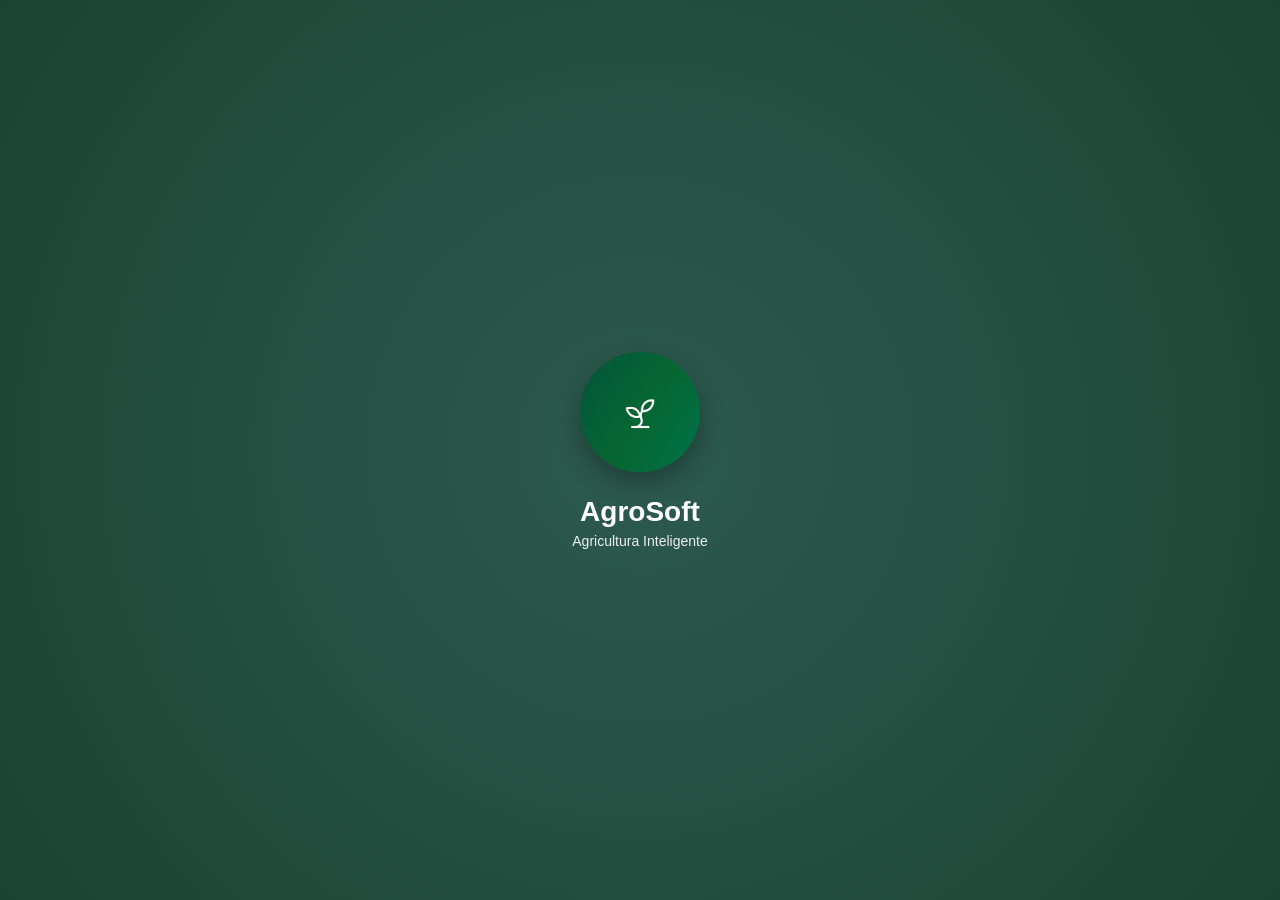
<file: index.html>
<!DOCTYPE html>
<html lang="en">

<head>
    <meta charset="UTF-8">
    <meta name="viewport" content="width=device-width, initial-scale=1.0">
    <link rel="stylesheet" href="style.css">
    <title>Document</title>
</head>

<body>
    <div id="pantallaCarga">
        <div class="logotipo">
            <img src="./fto/foto/planta.jpg" alt="AgroSoft">
            <h1>AgroSoft</h1>
            <p>Agricultura Inteligente</p>
        </div>
    </div>
    <form id="cargas" style="display: none;"></form>
    <div class="agro">
        <img class="logo" src="./fto/foto/planta.jpg" alt="AgroSoft">
        <h1>AgroSoft</h1>
        <p class="subtitulo">Agricultura Inteligente</p>

        <div class="bloque">
            <div class="sesion">
                <button id="btnIniciar" class="activo">Iniciar Sesion</button>
                <button id="btnRegistrarse">Registrarse</button>

            </div>
            <div id="iniciof">
                <label>Correo Electronico</label>
                <div class="correo">
                    <img class="icono" src="./fto/icono/correo.png" alt="correo">
                    <input type="email" placeholder="usuario@gmail.com">
                </div>
                <label>Contraseña</label>
                <div class="contraseña">
                    <img class="icono" src="./fto/icono/candado.png" alt="candado">
                    <input type="password" placeholder="***************">
                </div>
                <button class="iniciar">Iniciar Sesion</button>
                <a href="recuperar.html" class="olvido">¿Olvidaste la contraseña?</a>
            </div>


            <div id="registroform" style="display: none;">
                <label>nombre</label>
                <div class="nombre">
                    <img class="icono" src="./fto/icono/perfil.png" alt="perfil">
                    <input type="text" placeholder="tu nombre">
                </div>

                <label> correo electronico</label>
                <div class="correo">
                    <img class="icono" src="./fto/icono/correo.png" alt="correo">
                    <input type="email" placeholder="usuario@gmail.com">
                </div>

                <label>contraseña</label>
                <div class="contraseña">
                    <img class="icono" src="./fto/icono/candado.png" alt="candado">
                    <input type="password" placeholder="**********">
                </div> <label>Rol de Usuario</label>
                <div class="sesions">
                    <button class="activo">Agricultor</button>
                    <button>Administrador</button>

                </div>

                <button id="crearCuenta" class="iniciar">Registrarse</button>
            </div>
        </div>

    </div>
    <script>

        const botones = document.querySelectorAll(".sesion button");

        botones.forEach(boton => {
            boton.addEventListener("click", () => {

                botones.forEach(b => b.classList.remove("activo"));

                boton.classList.add("activo");

            });
        });
        const botoness = document.querySelectorAll(".sesions button");

        botoness.forEach(boto => {
            boto.addEventListener("click", () => {

                botoness.forEach(b => b.classList.remove("activo"));

                boto.classList.add("activo");

            });
        });

        const InicioBtn = document.getElementById("btnIniciar");
        const RegistroBtn = document.getElementById("btnRegistrarse");

        const iniciof = document.getElementById("iniciof");
        const registroform = document.getElementById("registroform");

        InicioBtn.onclick = () => {

            iniciof.style.display = "block";
            registroform.style.display = "none";

        }

        RegistroBtn.onclick = () => {

            iniciof.style.display = "none";
            registroform.style.display = "block";

        }

        const crearCuenta =
            document.getElementById("crearCuenta");

        crearCuenta.onclick = () => {
            registroform.style.display = "none";
            iniciof.style.display = "block";

            RegistroBtn.classList.remove("activo");
            InicioBtn.classList.add("activo");
        }
        window.onload = () => {
            const carga = document.getElementById('pantallaCarga');
            const car = document.getElementById('cargas');

            // Comprobar si ya se mostró la carga en esta sesión
            if (sessionStorage.getItem('cargado')) {
                // Si ya se mostró, la quitamos al instante 
                carga.style.display = 'none';
                car.style.display = 'block';
            } else {
                // Si es la primera vez, hacemos la animación de 2 segundos
                setTimeout(() => {
                    carga.style.opacity = '0';

                    setTimeout(() => {
                        carga.style.display = 'none';
                        car.style.display = 'block';
                        // Guardamos la marca de que ya se cargó una vez
                        sessionStorage.setItem('cargado', 'true');
                    }, 500);
                }, 2000);
            }
        };
    </script>
</body>

</html>
</file>
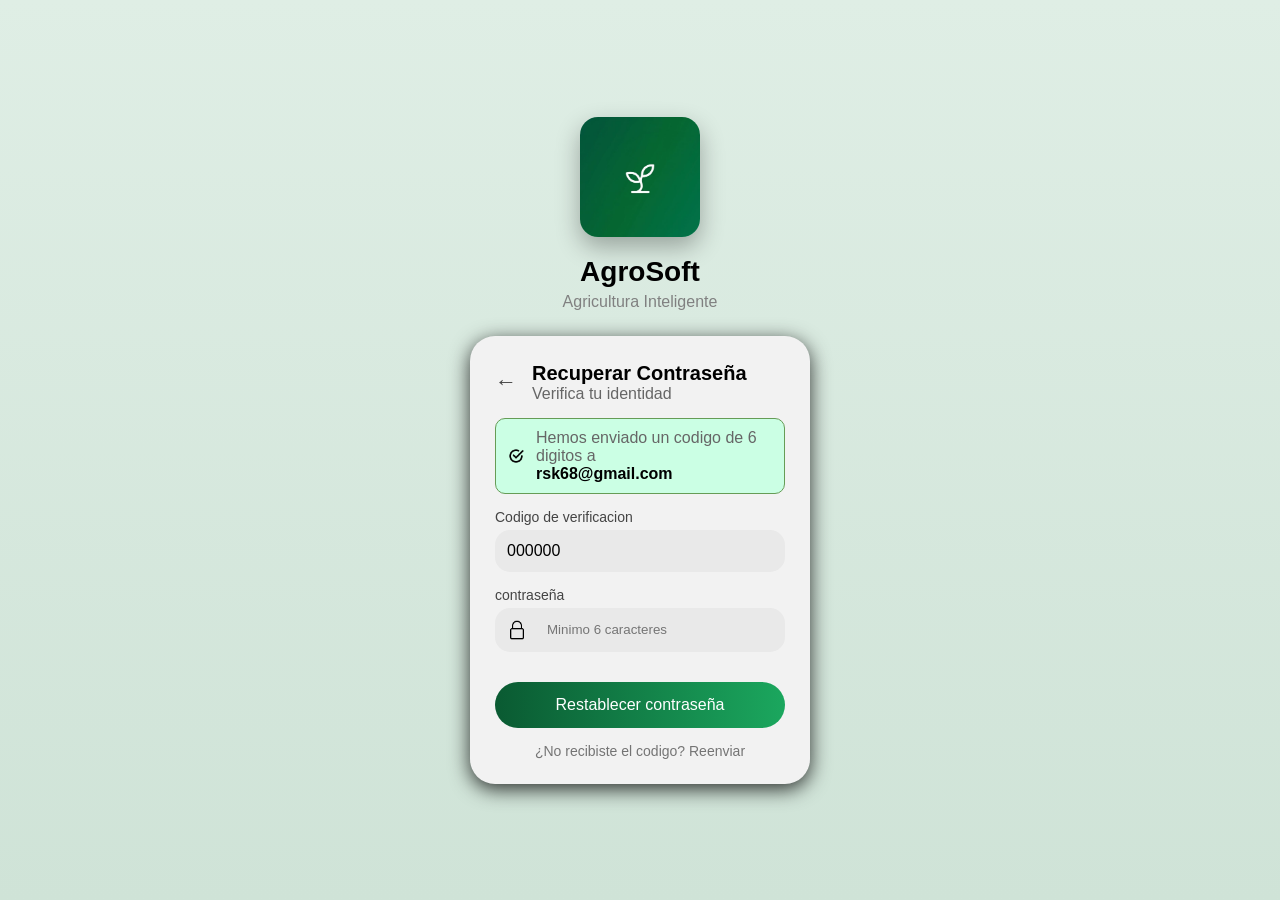
<file: recuperando.html>
<!DOCTYPE html>
<html lang="en">
<head>
    <meta charset="UTF-8">
    <meta name="viewport" content="width=device-width, initial-scale=1.0">
    <title>Document</title>
    <link rel="stylesheet" href="style.css">
</head>
<body>
    <div class="agro">
        <img class="logo" src="./fto/foto/planta.jpg" alt="AgroSoft">
        <h1>AgroSoft</h1>
        <p class="subtitulo">Agricultura Inteligente</p>

    <div class="bloque">
        <div class="recu">
                <a href="index.html" class="atras">←</a>
                <div class="texx">
                    <h2>Recuperar Contraseña</h2>
                    <p class="ingre">Verifica tu identidad</p>
                </div>
            </div>

            <div class="prueba">
                <img class="icono" src="./fto/icono/aprobar.png" alt="aprobado">
                <div class="texx">
                    <p>Hemos enviado un codigo de 6<br>digitos a</p>
                    <h3>rsk68@gmail.com</h3>
                </div>
            </div>

            <label>Codigo de verificacion</label>
            <div class="contraseña">000000</div>
           
            
             <label>contraseña</label>
                <div class="contraseña">
                     <img class="icono" src="./fto/icono/candado.png" alt="candado">
                    <input type="password" placeholder="Minimo 6 caracteres">

    </div>
     <button id="boton" class="enviar">Restablecer contraseña</button>
     <a href="recuperar.html" class="olvido">¿No recibiste el codigo? Reenviar</a>
     </a>
    </div>
</body>
<script>
    // Seleccionas tu botón
const boton = document.getElementById("boton");

// Al hacer clic, cambia la ubicación de la ventana
boton.onclick = () => {
    window.location.href = "index.html"; 
};
</script>
</html>
</file>
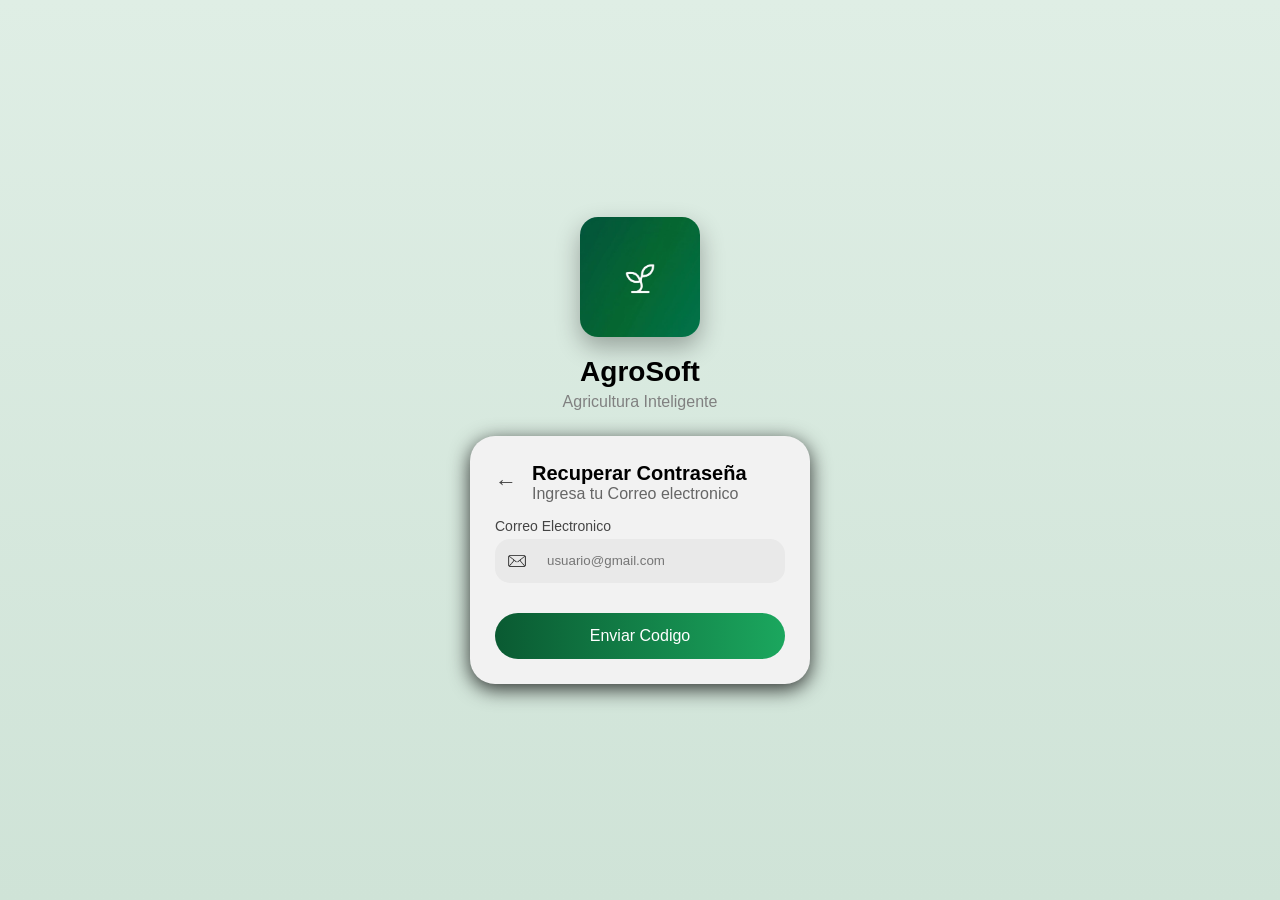
<file: recuperar.html>
<!DOCTYPE html>
<html lang="en">

<head>
    <meta charset="UTF-8">
    <meta name="viewport" content="width=device-width, initial-scale=1.0">
    <title>Document</title>
    <link rel="stylesheet" href="style.css">
</head>

<body>
    <div class="agro">
        <img class="logo" src="./fto/foto/planta.jpg" alt="AgroSoft">
        <h1>AgroSoft</h1>
        <p class="subtitulo">Agricultura Inteligente</p>

        <div class="bloque">
            <div class="recu">
                <a href="index.html" class="atras">←</a>
                <div class="texx">
                    <h2>Recuperar Contraseña</h2>
                    <p class="ingre">Ingresa tu Correo electronico</p>
                </div>
            </div>




            <label>Correo Electronico</label>
            <div class="correo">
                <img class="icono" src="./fto/icono/correo.png" alt="correo">
                <input type="email" placeholder="usuario@gmail.com">
            </div>
            <button id="boton" class="enviar">Enviar Codigo</button>
        </div>
    </div>

</body>
<script>
    // Seleccionas tu botón
const boton = document.getElementById("boton");

// Al hacer clic, cambia la ubicación de la ventana
boton.onclick = () => {
    window.location.href = "recuperando.html"; 
};

</script>

</html>
</file>
<file: style.css>
/* =========================================
   Reset general y box-sizing
   ========================================= */
* {
  margin: 0;
  padding: 0;
  box-sizing: border-box;
}

/* =========================================
   Pantalla de carga al abrir la app
   ========================================= */
#pantallaCarga {
  position: fixed;
  top: 0;
  left: 0;
  width: 100%;
  height: 100%;
  background: radial-gradient(circle, #2d5a4f 0%, #1b4332 100%);
  display: flex;
  justify-content: center;
  align-items: center;
  z-index: 9999;
  transition: opacity 0.5s ease;
}

.logotipo {
  text-align: center;
  color: white;
}

.logotipo img {
  width: 120px;
  height: 120px;
  object-fit: cover;
  border-radius: 50%;
  margin-bottom: 15px;
  box-shadow: 0 10px 25px rgba(0, 0, 0, 0.3);
}

.logotipo h1 {
  font-size: 28px;
  margin: 5px 0;
}

.logotipo p {
  font-size: 14px;
  opacity: 0.9;
}

/* =========================================
   Body principal del login / pantalla inicial
   ========================================= */
body {
  height: 100vh;
  background: linear-gradient(to bottom, #dfeee5, #cfe3d7);
  display: flex;
  justify-content: center;
  align-items: center;
  font-family: 'Segoe UI', Tahoma, Geneva, Verdana, sans-serif;
  
  
}

/* =========================================
   Contenedor del formulario de login
   ========================================= */
.agro {
  text-align: center;
  width: 100%;
  max-width: 380px;
  padding: 20px;
}

.logo {
  width: 120px;
  height: 120px;
  object-fit: cover;
  border-radius: 15%;
  margin-bottom: 15px;
  box-shadow: 0 10px 25px rgba(0, 0, 0, 0.3);
}

h1 {
  font-size: 28px;
  margin-bottom: 5px;
}

.subtitulo {
  color: gray;
  margin-bottom: 25px;
}

/* =========================================
   Caja del formulario con fondo y bordes redondeados
   ========================================= */
.bloque {
  background: #f2f2f2;
  padding: 25px;
  border-radius: 25px;
  box-shadow: 0 5px 20px rgba(0, 0, 0, 0.8);
}

/* =========================================
   Botones de selección de tipo de sesión (usuario/admin) 
   ========================================= */
.sesion,
.sesions {
  display: flex;
  margin-bottom: 20px;
}

.sesion button,
.sesions button {
  flex: 1;
  padding: 12px;
  border: none;
  border-radius: 25px;
  background: #e0e0e0;
  cursor: pointer;
  font-weight: 500;
  font-size: 14px;
  color: grey;
  transition: 0.2s;
}

.sesion button.activo {
  background: linear-gradient(to right, #0a5a32, #1ba75e);
  color: white;
}

.sesions button.activo {
  background: #d1fae5;
  color: #047857;
  border: 2px solid #0d6b3c;
}

.sesions button:focus-within {
  border: 2px solid #0d6b3c;
}

/* =========================================
   Campos de entrada del formulario
   - correo
   - contraseña
   - nombre
   ========================================= */
label {
  display: block;
  text-align: left;
  margin: 15px 0 5px;
  font-size: 14px;
  color: #444;
}

.correo,
.contraseña,
.nombre {
  display: flex;
  align-items: center;
  background: #e9e9e9;
  padding: 12px;
  border-radius: 15px;
  margin-bottom: 10px;
}



.correo input,
.contraseña input,
.nombre input {
    padding-left: 20px;
  border: none;
  background: transparent;
  outline: none;
  width: 100%;
}

.correo:focus-within,
.contraseña:focus-within,
.nombre:focus-within {
  border: 2px solid #0d6b3c;
}

/* =========================================
   Botones principales
   - iniciar sesión
   - enviar formulario
   ========================================= */
.iniciar,
.enviar {
  margin-top: 20px;
  width: 100%;
  padding: 14px;
  border: none;
  border-radius: 25px;
  background: linear-gradient(to right, #0a5a32, #1ba75e);
  color: white;
  font-size: 16px;
  cursor: pointer;
}

/* =========================================
   Link de recuperación de contraseña
   ========================================= */
.olvido {
  display: block;
  margin-top: 15px;
  text-decoration: none;
  color: #747474;
  font-size: 14px;
}

/* =========================================
   Contenedores de texto auxiliar dentro del formulario
   - iconos + texto
   ========================================= */
.recu {
  display: flex;
  align-items: center;
  gap: 15px;
  margin-bottom: 15px;
}

.texx {
  display: flex;
  flex-direction: column;
  align-items: flex-start;
}

.texx h2 {
  margin: 0;
  font-size: 20px;
  line-height: 1.2;
}

.texx p {
  margin: 0;
  font-size: 16px;
  color: #666;
}

/* =========================================
   Botón o link de regreso / flecha atrás
   ========================================= */
.atras {
  font-size: 22px;
  text-decoration: none;
  color: #444;
}
.icono {
    width: 20px;
    height: 20px;
}

.prueba {
    display: flex;
    align-items: center;
    gap: 10px;
    border: 1px rgb(102, 156, 86) solid;
    border-radius: 10px;
    padding: 10px;
    background: #cbffe4;
}

.prueba img {
    flex-shrink: 0;
}

.prueba .texx {
    flex: 1;
}

.prueba p, .prueba h3 {
    margin: 0;
    text-align: left;
    font-size: 16px;
}
</file>
